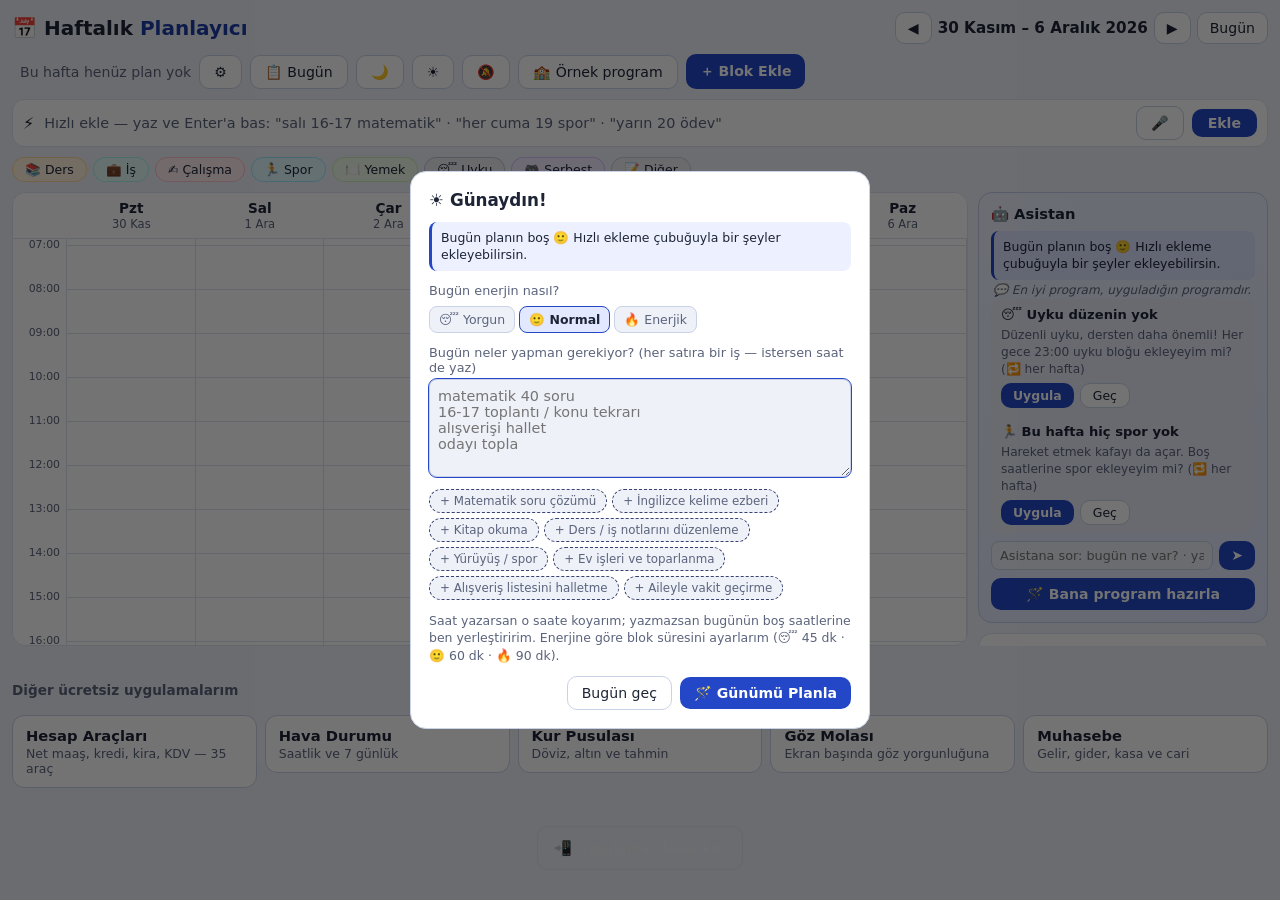
<file: index.html>
<!DOCTYPE html>
<html lang="tr">
<head>
    <meta charset="UTF-8" />
    <meta name="viewport" content="width=device-width, initial-scale=1.0" />
    <title>Haftalık Planlayıcı</title>
    <meta name="description" content="Saat saat haftalık ders ve aktivite planlayıcısı. Her hafta baştan!" />
    <meta name="theme-color" content="#0f1220" />
    <link rel="manifest" href="manifest.json" />
    <link rel="icon" type="image/png" href="ikon-192.png" />
    <link rel="apple-touch-icon" href="ikon-192.png" />
    <meta name="apple-mobile-web-app-capable" content="yes" />
    <meta name="apple-mobile-web-app-status-bar-style" content="black-translucent" />
    <link rel="stylesheet" href="stil.css?v=30" />
</head>
<body>
    <header>
        <h1>📅 Haftalık <span>Planlayıcı</span></h1>
        <div class="hafta-gezinti">
            <button id="oncekiHafta" title="Önceki hafta">◀</button>
            <span id="haftaEtiketi"></span>
            <button id="sonrakiHafta" title="Sonraki hafta">▶</button>
            <button id="buHafta">Bugün</button>
        </div>
        <div class="sag-grup">
            <span id="anaSayac" title="En yakın hedefe kalan gün"></span>
            <span id="seviye" title="Seviyen — blok bitir, odaklan, soru çöz: XP kazan"></span>
            <span id="seri" title="Seri: üst üste kaç gün iş bitirdin"></span>
            <span id="ozet"></span>
            <button id="ayarlarBtn" class="ikincil" title="Ayarlar">⚙️</button>
            <button id="gorunumBtn" class="ikincil" title="Bugün / hafta görünümü"></button>
            <button id="temaBtn" class="ikincil" title="Açık / koyu tema"></button>
            <button id="checkinBtn" class="ikincil" title="Günlük planlama: bugün ne yapacaksın?">☀️</button>
            <button id="bildirimBtn" class="ikincil" title="Blok başlamadan hatırlatma"></button>
            <button id="ornekBtn" class="ikincil">🏫 Örnek program</button>
            <button id="yeniBlokBtn" class="birincil">＋ Blok Ekle</button>
        </div>
    </header>

    <!-- Hızlı ekleme: tek satır yaz, gerisini uygulama anlasın -->
    <div class="hizli-serit">
        <span class="hizli-simge">⚡</span>
        <input id="hizliGiris" type="text" list="hizliOneriler"
               placeholder="Hızlı ekle — yaz ve Enter'a bas: &quot;salı 16-17 matematik&quot; · &quot;her cuma 19 spor&quot; · &quot;yarın 20 ödev&quot;" />
        <datalist id="hizliOneriler"></datalist>
        <button id="mikrofonBtn" class="ikincil" title="Sesle söyle: yarın 16 matematik">🎤</button>
        <button id="hizliEkleBtn" class="birincil">Ekle</button>
    </div>

    <!-- Kategori filtresi: tıklayınca takvimde gizle/göster -->
    <div id="filtreListe" class="filtre-serit"></div>

    <div class="govde">
        <!-- Saat saat haftalık takvim -->
        <main id="takvimKutu" class="takvim">
            <div id="takvimIc" class="takvim-ic"></div>
        </main>

        <!-- Yan panel -->
        <aside class="yan-panel">
            <section class="panel asistan">
                <h3>🤖 Asistan</h3>
                <div id="asistanListe"></div>
                <div id="sohbetKutu" class="sohbet-kutu"></div>
                <div class="ekle-mini">
                    <input id="sohbetGiris" type="text" placeholder="Asistana sor: bugün ne var? · yarın 16 matematik ekle" />
                    <button id="sohbetGonder" class="birincil">➤</button>
                </div>
                <button id="sihirbazBtn" class="birincil">🪄 Bana program hazırla</button>
            </section>

            <section class="panel">
                <h3>📊 Bu Hafta</h3>
                <div id="istatistikKutu"></div>
            </section>

            <details class="panel">
                <summary>🔢 Soru Sayacı <span id="soruOzet" class="ozet-kucuk"></span></summary>
                <div id="soruListe"></div>
                <div class="ekle-mini">
                    <input id="soruDersGiris" type="text" placeholder="Ders ekle (ör. matematik)" />
                    <button id="soruDersEkleBtn" class="birincil">+</button>
                </div>
            </details>

            <details class="panel">
                <summary>📝 Denemeler <span id="denemeOzet" class="ozet-kucuk"></span></summary>
                <div id="denemeGrafikKap"></div>
                <div id="denemeListe"></div>
                <div class="deneme-form">
                    <div class="ekle-mini">
                        <input id="dAd" type="text" placeholder="Deneme adı" />
                        <select id="dTur"><option>TYT</option><option>AYT</option><option>LGS</option></select>
                    </div>
                    <div class="ekle-mini">
                        <input id="dTarih" type="date" />
                        <input id="dDogru" type="text" placeholder="D" title="Doğru" inputmode="numeric" />
                        <input id="dYanlis" type="text" placeholder="Y" title="Yanlış" inputmode="numeric" />
                        <input id="dBos" type="text" placeholder="B" title="Boş" inputmode="numeric" />
                        <button id="denemeEkleBtn" class="birincil">+</button>
                    </div>
                    <div class="ekle-mini">
                        <input id="dHedefNet" type="text" placeholder="Hedef net (grafik çizgisi)" inputmode="decimal" />
                        <button id="hedefNetBtn" class="ikincil">Hedefi kaydet</button>
                    </div>
                </div>
            </details>

            <details class="panel">
                <summary>📚 Konu Takibi <span id="konuOzet" class="ozet-kucuk"></span></summary>
                <div class="panel-bos">Konuya tıkla: ⬜ görmedim → 🔁 tekrar lazım → ✅ bitti</div>
                <div id="konuListe"></div>
                <div class="ekle-mini">
                    <input id="konuDersGiris" type="text" placeholder="Ders" />
                    <input id="konuAdGiris" type="text" placeholder="Konu (ör. Türev)" />
                    <button id="konuEkleBtn" class="birincil">+</button>
                </div>
            </details>

            <details class="panel">
                <summary>📖 Kaynaklarım <span id="kaynakOzet" class="ozet-kucuk"></span></summary>
                <div id="kaynakListe"></div>
                <div class="ekle-mini">
                    <input id="kaynakAd" type="text" placeholder="Kaynak adı (ör. Karekök Mat.)" />
                </div>
                <div class="ekle-mini">
                    <input id="kaynakDers" type="text" placeholder="Ders" />
                    <input id="kaynakToplam" type="text" placeholder="Toplam soru/sayfa" inputmode="numeric" />
                    <button id="kaynakEkleBtn" class="birincil">+</button>
                </div>
            </details>

            <details class="panel">
                <summary>✅ Alışkanlıklar <span id="aliskanlikOzet" class="ozet-kucuk"></span></summary>
                <div id="aliskanlikListe"></div>
                <div class="ekle-mini">
                    <input id="aliskanlikGiris" type="text" placeholder="ör. Su iç, erken kalk, kitap oku" />
                    <button id="aliskanlikEkleBtn" class="birincil">+</button>
                </div>
            </details>

            <details class="panel">
                <summary>🏆 Gelişim <span id="gelisimOzet" class="ozet-kucuk"></span></summary>
                <div id="xpKutu"></div>
                <div id="isiHaritasi"></div>
                <div id="rekorListe"></div>
                <button id="karneBtn" class="ikincil">📸 Haftalık karneni indir</button>
            </details>

            <section class="panel">
                <h3>🎯 Hedefler &amp; Sınavlar</h3>
                <div id="hedefListe"></div>
                <div class="hedef-ekle">
                    <input id="hedefAd" type="text" placeholder="ör. Matematik sınavı" />
                    <div class="hedef-ekle-alt">
                        <input id="hedefTarih" type="date" />
                        <button id="hedefEkleBtn" class="birincil">+</button>
                    </div>
                </div>
            </section>

            <section class="panel">
                <h3>🕓 Boş Vakitte</h3>
                <div id="esnekListe"></div>
                <div class="esnek-ekle">
                    <input id="esnekGiris" type="text" placeholder="Fırsat olursa yapılacak..." />
                    <button id="esnekEkleBtn" class="birincil">+</button>
                </div>
            </section>

            <section class="panel">
                <h3>💾 Yedek</h3>
                <div class="yedek-satir">
                    <button id="yedekAlBtn" class="ikincil">⬇ Yedek al</button>
                    <label class="ikincil dosya-dugme">⬆ Yedek yükle
                        <input id="yedekYukleGiris" type="file" accept=".json" />
                    </label>
                </div>
                <button id="icsBtn" class="ikincil" title="Google Takvim ve telefon takvimine aktarılabilir dosya">📅 Takvime aktar (.ics)</button>
            </section>
        </aside>
    </div>

    <!-- Ayni adreste alti uygulama var; birbirlerini tanitsinlar -->
    <nav class="diger-uyg" aria-label="Diğer uygulamalar">
        <h2>Diğer ücretsiz uygulamalarım</h2>
        <a href="../hesap/"><b>Hesap Araçları</b><span>Net maaş, kredi, kira, KDV — 35 araç</span></a>
        <a href="../mobil/"><b>Hava Durumu</b><span>Saatlik ve 7 günlük</span></a>
        <a href="../kur-pusulasi/"><b>Kur Pusulası</b><span>Döviz, altın ve tahmin</span></a>
        <a href="../goz-molasi/"><b>Göz Molası</b><span>Ekran başında göz yorgunluğuna</span></a>
        <a href="../muhasebe/"><b>Muhasebe</b><span>Gelir, gider, kasa ve cari</span></a>
    </nav>

    <!-- Blok ekleme / düzenleme penceresi -->
    <div id="kaplama" class="kaplama gizli">
        <div class="pencere">
            <h3 id="pencereBaslik">Yeni Blok</h3>
            <label class="alan">Ne yapacaksın?
                <input id="mBaslik" type="text" placeholder="ör. Matematik dersi" />
            </label>
            <div class="satir">
                <label class="alan">Gün
                    <select id="mGun">
                        <option value="0">Pazartesi</option>
                        <option value="1">Salı</option>
                        <option value="2">Çarşamba</option>
                        <option value="3">Perşembe</option>
                        <option value="4">Cuma</option>
                        <option value="5">Cumartesi</option>
                        <option value="6">Pazar</option>
                    </select>
                </label>
                <label class="alan">Başlangıç
                    <input id="mBas" type="time" step="300" />
                </label>
                <label class="alan">Bitiş
                    <input id="mBit" type="time" step="300" />
                </label>
            </div>
            <div class="satir">
                <label class="alan">Tür
                    <select id="mKategori">
                        <option value="ders">📚 Ders</option>
                        <option value="is">💼 İş</option>
                        <option value="etut">✍️ Çalışma / Ödev</option>
                        <option value="spor">🏃 Spor</option>
                        <option value="yemek">🍽️ Yemek</option>
                        <option value="uyku">😴 Uyku</option>
                        <option value="serbest">🎮 Serbest</option>
                        <option value="genel">📝 Diğer</option>
                    </select>
                </label>
                <label class="tekrar-kutu"><input id="mTekrar" type="checkbox" checked />🔁 Her hafta tekrarla</label>
            </div>
            <label class="alan">Not (isteğe bağlı)
                <textarea id="mNot" rows="2" placeholder="ör. Sayfa 40-52 çözülecek, formüller tekrar edilecek"></textarea>
            </label>
            <div class="dugmeler">
                <button id="mSil" class="tehlike">Sil</button>
                <button id="mKopyala" class="ikincil" title="Bu bilgilerle yeni bir kopya oluşturur">Kopyala</button>
                <button id="mOdak" class="ikincil" title="25 dakikalık odak sayacı başlat">🎯 Odaklan</button>
                <span class="bosluk"></span>
                <button id="mIptal" class="ikincil">Vazgeç</button>
                <button id="mKaydet" class="birincil">Kaydet</button>
            </div>
        </div>
    </div>

    <!-- Sihirbaz penceresi: birkaç soruyla komple program kurar -->
    <div id="sihirbazKaplama" class="kaplama gizli">
        <div class="pencere">
            <h3>🪄 Program Sihirbazı</h3>
            <p class="pencere-not">Birkaç soruya cevap ver, sana dengeli bir haftalık program kurayım. Sonra her şeyi elle değiştirebilirsin.</p>
            <div class="sablonlar">
                <span class="sablon-baslik">Ya da tek tıkla hazır plan seç:</span>
                <div class="sablon-dugmeler">
                    <button type="button" class="ikincil sablon" data-tur="okul">🏫 Okul haftası</button>
                    <button type="button" class="ikincil sablon" data-tur="sinav">📝 Sınav haftası</button>
                    <button type="button" class="ikincil sablon" data-tur="is">💼 İş haftası</button>
                    <button type="button" class="ikincil sablon" data-tur="tatil">🏖️ Tatil haftası</button>
                </div>
            </div>
            <div class="satir">
                <label class="alan">Kaçta uyanıyorsun?
                    <input id="sUyan" type="time" value="07:00" />
                </label>
                <label class="alan">Kaçta yatıyorsun?
                    <input id="sYat" type="time" value="23:00" />
                </label>
            </div>
            <label class="tekrar-kutu"><input id="sOkulVar" type="checkbox" checked />🏫💼 Hafta içi okula / işe gidiyorum</label>
            <div class="satir" id="sOkulSaatleri">
                <label class="alan">Başlangıç saati
                    <input id="sOkulBas" type="time" value="08:30" />
                </label>
                <label class="alan">Bitiş saati
                    <input id="sOkulBit" type="time" value="15:30" />
                </label>
            </div>
            <label class="alan">Nelere ağırlık vereceksin? (virgülle ayır — ders, proje, hobi...)
                <input id="sDersler" type="text" placeholder="ör. matematik, ingilizce, gitar" />
            </label>
            <label class="alan">Okul/iş sonrası günde kaç saat çalışacaksın?
                <select id="sCalisma">
                    <option value="1">1 saat</option>
                    <option value="1.5">1,5 saat</option>
                    <option value="2" selected>2 saat</option>
                    <option value="3">3 saat</option>
                </select>
            </label>
            <label class="alan">Spor günlerin
                <div class="gun-secim" id="sSporGunleri"></div>
            </label>
            <div class="dugmeler">
                <span class="bosluk"></span>
                <button id="sIptal" class="ikincil">Vazgeç</button>
                <button id="sOlustur" class="birincil">Programı Kur</button>
            </div>
        </div>
    </div>

    <!-- ☀️ Günlük karşılama: gün başında ne yapacağını sorar, plana döker -->
    <div id="checkinKaplama" class="kaplama gizli">
        <div class="pencere">
            <h3 id="checkinBaslik">☀️ Günaydın!</h3>
            <div id="checkinDurum" class="brifing"></div>
            <label class="alan">Bugün enerjin nasıl?
                <div class="gun-secim">
                    <button type="button" class="gun-cip enerji" data-enerji="yorgun">😴 Yorgun</button>
                    <button type="button" class="gun-cip enerji secili" data-enerji="normal">🙂 Normal</button>
                    <button type="button" class="gun-cip enerji" data-enerji="enerjik">🔥 Enerjik</button>
                </div>
            </label>
            <label class="alan">Bugün neler yapman gerekiyor? (her satıra bir iş — istersen saat de yaz)
                <textarea id="checkinGorevler" rows="5" placeholder="matematik 40 soru&#10;16-17 toplantı / konu tekrarı&#10;alışverişi hallet&#10;odayı topla"></textarea>
            </label>
            <div id="ckCipler" class="cip-onerileri"></div>
            <div class="panel-bos">Saat yazarsan o saate koyarım; yazmazsan bugünün boş saatlerine ben yerleştiririm. Enerjine göre blok süresini ayarlarım (😴 45 dk · 🙂 60 dk · 🔥 90 dk).</div>
            <div class="dugmeler">
                <span class="bosluk"></span>
                <button id="checkinGec" class="ikincil">Bugün geç</button>
                <button id="checkinPlanla" class="birincil">🪄 Günümü Planla</button>
            </div>
        </div>
    </div>

    <!-- ⚙️ Ayarlar penceresi -->
    <div id="ayarlarKaplama" class="kaplama gizli">
        <div class="pencere">
            <h3>⚙️ Ayarlar</h3>
            <div class="satir">
                <label class="alan">🎯 Odak süresi (dk)
                    <input id="aOdakDk" type="text" inputmode="numeric" />
                </label>
                <label class="alan">☕ Mola süresi (dk)
                    <input id="aMolaDk" type="text" inputmode="numeric" />
                </label>
            </div>
            <label class="alan">🧱 Boş saate tıklayınca eklenen blok süresi
                <select id="aVarsayilanSure">
                    <option value="30">30 dakika</option>
                    <option value="45">45 dakika</option>
                    <option value="60">1 saat</option>
                    <option value="90">1,5 saat</option>
                    <option value="120">2 saat</option>
                </select>
            </label>
            <label class="alan">🌓 Tema
                <select id="aTemaKip">
                    <option value="cihaz">Cihaza uy</option>
                    <option value="acik">Açık</option>
                    <option value="koyu">Koyu</option>
                </select>
            </label>
            <label class="alan">🎨 Vurgu rengi
                <select id="aRenk">
                    <option value="">Varsayılan (mavi)</option>
                    <option value="okyanus">Okyanus</option>
                    <option value="orman">Orman</option>
                    <option value="gunbatimi">Gün batımı</option>
                    <option value="lavanta">Lavanta</option>
                    <option value="gri">Gri</option>
                </select>
            </label>
            <label class="tekrar-kutu"><input id="aSes" type="checkbox" />🔊 Pomodoro bitiş sesi çalsın</label>
            <div class="panel-bos">Tema (☀️🌙), görünüm (📋/🗓️) ve bildirim (🔔) ayarları üst bardaki düğmelerde.</div>
            <button id="aVeriSil" class="tehlike">🗑️ Tüm verileri sıfırla</button>
            <div class="dugmeler">
                <span class="bosluk"></span>
                <button id="aKapat" class="ikincil">Kapat</button>
                <button id="aKaydet" class="birincil">Kaydet</button>
            </div>
        </div>
    </div>

    <!-- 🎯 Odak modu (Pomodoro) -->
    <div id="odakKaplama" class="kaplama gizli">
        <div class="pencere odak-pencere">
            <h3 id="odakBaslik">🎯 Odak Modu</h3>
            <div id="odakFaz" class="odak-faz">Odaklanma</div>
            <div id="odakSayac" class="odak-sayac">25:00</div>
            <div id="odakTur" class="odak-tur"></div>
            <div class="dugmeler">
                <button id="odakBitir" class="tehlike">Bitir</button>
                <span class="bosluk"></span>
                <button id="odakBaslat" class="birincil">▶ Başlat</button>
            </div>
        </div>
    </div>

    <!-- Önce çekirdek (mantık), sonra arayüz (görünüm) yüklenir -->
    <script src="cekirdek.js?v=30"></script>
    <script src="arayuz.js?v=30"></script>
    <script>
        // Çevrimdışı çalışma (PWA): service worker'ı kaydet
        if ("serviceWorker" in navigator && location.protocol !== "file:") {
            navigator.serviceWorker.register("sw.js");
        }
    </script>
<script src="guncelle.js?v=30"></script>
<script>
/* TESLIMAT: duzeltme KURULU ogrenciye iniyor mu?
   Olculdu: `skipWaiting` + `clients.claim` var ama
   `controllerchange` YOK -- yeni servis iscisi acik sayfayi
   devraliyor, sayfanin BELLEGINDEKI kod eski kaliyor. Sessiz
   surum kaymasi: ogrenci gunlerce eski hesapla calisir.

   KENDILIGINDEN TAZELEMIYOR (`otomatik: false`) -- burada bu
   sart: ogrenci deneme sonucunu yazarken habersiz `reload()`
   girdigi her seyi siler. Serit cikar, basma karari onun. */
try { new Guncelle({ dakika: 30, otomatik: false }); } catch (e) {}
</script>
<script src="kurulum.js?v=30"></script>
<script>
/* KURULUM DAVETI -- ortak modul: HESAP MAKINESI\ortak\kurulum.js
   Anahtar UYGULAMAYA OZEL: ortak anahtar olsaydi bir uygulamada
   "simdi degil" demek hepsini susturuoludu.
   Kayit SURELIDIR (7 gun) -- "kur, sil, bir daha indiremedim"
   hatasi kaydin sonsuz yasamasindan doguyordu. */
try { new Kurulum({ anahtar: 'planlayici-kurulum-ertelendi' }); } catch (e) {}
</script>
</body>
</html>
</file>
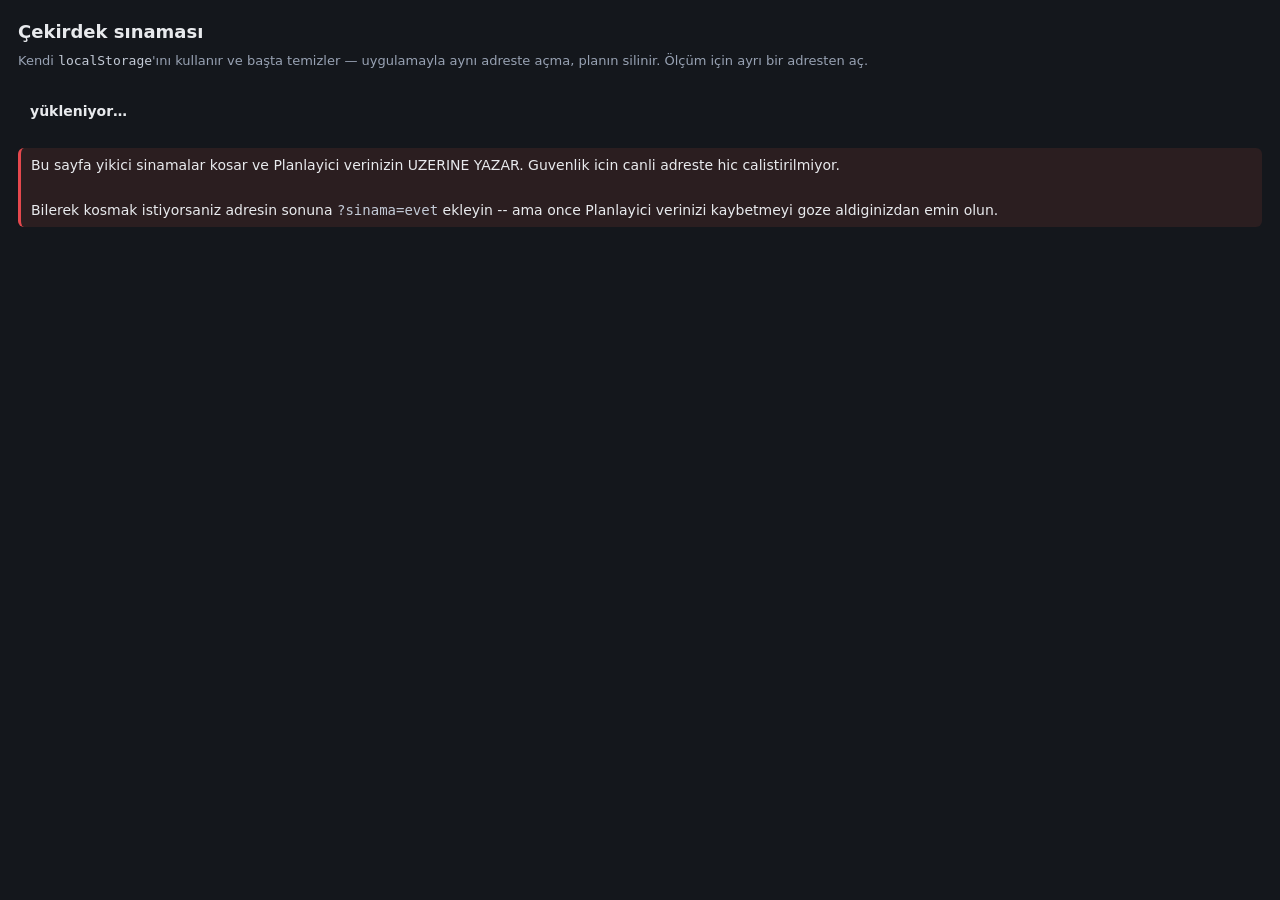
<file: sinama.html>
<!DOCTYPE html>
<html lang="tr">
<head>
<meta charset="utf-8">
<!-- ARAMA MOTORUNA KAPALI.
     Bu sayfa cekirdek sinamalarini kosan bir ARACTIR, icerik degil.
     Bu depo KENDI kokunden yayinlaniyor ve .nojekyll var; yani depoya
     giren her dosya canliya cikar. Sinama sayfasini izlemeye almak onu
     yedekler AMA ayni anda /planlayici/sinama.html adresinde herkese
     acar. Yedeklemek ile yayinlamak ayni dugmeye bagli.
     noindex: arama sonuclarinda cikmasin. robots.txt'ye de eklendi.
     NOT: noindex ERISIMI engellemez, DIZINLEMEYI engeller. Adresi
     bilen acar -- ama burada sizacak veri yok, sayfa uygulamanin kendi
     sinamalarini kosuyor. -->
<meta name="robots" content="noindex, nofollow">
<title>Planlayıcı — çekirdek sınaması</title>
<style>
  body{margin:0;background:#14171c;color:#e8eaed;font:14px/1.6 system-ui;padding:18px}
  h1{font-size:18px;margin:0 0 4px} p.alt{color:#98a2b3;margin:0 0 16px;font-size:13px}
  .s{padding:6px 10px;border-radius:6px;margin:3px 0;background:#1e232b}
  .ok{border-left:3px solid #35c08a} .yok{border-left:3px solid #e5484d;background:#2b1e20}
  #ozet{padding:12px;border-radius:8px;margin:14px 0;font-weight:600}
  .gecti{background:#16301f;color:#7fe0b0} .kaldi{background:#301818;color:#ff9ea1}
  code{color:#c3cad6}
</style>
</head>
<body>
<h1>Çekirdek sınaması</h1>
<p class="alt">Kendi <code>localStorage</code>'ını kullanır ve başta temizler —
uygulamayla aynı adreste açma, planın silinir. Ölçüm için ayrı bir adresten aç.</p>
<div id="ozet">yükleniyor…</div>
<div id="liste"></div>

<script>
/* YIKICI SINAMA KILIDI — 03.09.2026.
   Bu sayfa localStorage.clear() cagiriyor. Ayni kaynakta oldugu icin
   acan kisinin PLANLAYICI VERISINI siler: haftalik program, tekrarlayan
   gorevler, gunluk iz.

   Sayfa yayinda duruyor (yedeklenebilmesi icin izlemeye alindi) ve
   noindex + robots ile dizin disi. AMA noindex ERISIMI engellemez --
   adresi bilen, eski bir baglantiya tiklayan ya da merakla acan biri
   verisini kaybederdi.

   Artik yikici sinamalar yalnizca ACIKCA izin verilince kosar. */
var sinamaIzinli = (function () {
    var y = location.hostname;
    if (y === 'localhost' || y === '127.0.0.1' || y === '') return true;
    return location.search.indexOf('sinama=evet') >= 0;
})();

/* Silme cagrisinin KENDISI de sarilir: yukaridaki kilit bir gun
   atlanirsa bile veri gitmesin. Iki kat koruma, cunku kaybin bedeli
   geri alinamaz. */
function sinamaTemizle() {
    if (!sinamaIzinli) return;
    /* Yalniz BURADA silinir. Sayfadaki oteki cagrilar bu isleve
       yonlendirildi; kilit tek yerde durur, atlamak icin tek nokta
       degil, hic nokta yok. */
    try { window.localStorage.clear(); } catch (e) {}
}
</script>
<script>
document.write('<scr'+'ipt src="cekirdek.js?t=' + Date.now() + '"><\/scr'+'ipt>');
</script>

<script>
window.addEventListener("load", function () {
  /* KILIT EN BASTA -- yarim kalmis bir duzeltmenin tamamlanmasi.

     Dun gece (02.09.2026) bu sayfaya kilit koydum ama YANLIS YERE:
     yalnizca `sinamaTemizle()`ye ve SONUC EKRANINA. Sinamalarin
     GOVDESI kosulsuz kosmaya devam ediyordu.

     Olculdu (03.09.2026, yayin oncesi denetimde):
         sinama.html:109  localStorage.setItem(KAYIT_ADI, ...)
         cekirdek.js:5    const KAYIT_ADI = "haftalikPlanVerisi"
     Yani sayfa, GERCEK uygulamanin anahtarina sahte sinama verisi
     YAZIYORDU. Ogrencinin haftalik plani siliniyor degil, EZILIYORDU --
     ve ekranda "canli adreste kapali" yaziyordu. Yalan.

     Bu, dun gece silinen veriden bir bakima daha kotu: silinme belli
     olur, sahte veriyle ezilme belli olmaz.

     DERS: bir kilit, korumak istedigin seyin ONUNE konur; yan
     etkilerinin onune degil. Ben cikti tarafini kilitleyip girdi
     tarafini acik birakmisim.

     Artik izin yoksa TEK BIR SINAMA BILE KOSMUYOR. */
  if (!sinamaIzinli) {
    var k = document.getElementById("liste");
    if (k) {
      k.innerHTML =
        '<div class="s yok">Bu sayfa yikici sinamalar kosar ve ' +
        'Planlayici verinizin UZERINE YAZAR. Guvenlik icin canli ' +
        'adreste hic calistirilmiyor.<br><br>' +
        'Bilerek kosmak istiyorsaniz adresin sonuna ' +
        '<code>?sinama=evet</code> ekleyin -- ama once Planlayici ' +
        'verinizi kaybetmeyi goze aldiginizdan emin olun.</div>';
    }
    return;                       /* GOVDE HIC CALISMAZ */
  }

  var sonuclar = [], hata = 0;
  function ol(ad, kosul, ayrinti) {
    if (!kosul) hata++;
    sonuclar.push({ad: ad, gecti: !!kosul, ayrinti: ayrinti || ""});
  }
  function bosla() {
    sinamaTemizle();
    veri = { tekrarlayan: [], haftalar: {}, gunlukIz: {}, surum: 2 };
  }
  function yuzde(a) { var o = haftaOzeti(a); return o.toplam ? Math.round(o.biten / o.toplam * 100) : null; }

  var gecen = haftaAnahtari(new Date(Date.now() - 7 * 86400000));
  var bu    = haftaAnahtari(new Date());
  var sonra = haftaAnahtari(new Date(Date.now() + 7 * 86400000));

  // ── 1) TEKRARLAYAN İŞ GEÇMİŞİ DEĞİŞTİRMESİN (27.08.2026) ────────────
  // Tekrarlayan işler global tutuluyordu, hafta filtresi yoktu. Bugün
  // "her hafta spor" eklemek geçen haftayı %100'den %75'e düşürüyordu:
  // o hafta hiç var olmayan bir iş, geriye dönük "yapılmamış" sayılıyordu.
  bosla();
  for (var i = 0; i < 3; i++)
    blokEkle(gecen, { gun: i, metin: "iş" + i, bas: "09:00", bit: "10:00" }, false);
  haftaKaydi(gecen).bloklar.forEach(function (b) { b.tamam = true; });
  var oncekiYuzde = yuzde(gecen), oncekiDk = haftaOzeti(gecen).dakikaToplam;
  blokEkle(bu, { gun: 0, metin: "her hafta spor", bas: "18:00", bit: "19:00" }, true);

  ol("yeni tekrarlayan iş geçmiş haftanın yüzdesini değiştirmiyor",
     yuzde(gecen) === oncekiYuzde, oncekiYuzde + " -> " + yuzde(gecen));
  ol("yeni tekrarlayan iş geçmiş haftaya dakika eklemiyor",
     haftaOzeti(gecen).dakikaToplam === oncekiDk,
     oncekiDk + " -> " + haftaOzeti(gecen).dakikaToplam);
  ol("tekrarlayan iş bu hafta görünüyor", haftaOzeti(bu).toplam === 1);
  ol("tekrarlayan iş gelecek hafta da görünüyor", haftaOzeti(sonra).toplam === 1);

  // ── 2) ESKİ KAYITLAR: BAŞLANGIÇ id'DEN GERİ KAZANILIYOR ─────────────
  // id'nin ilk parçası Date.now().toString(36); tahmin değil, kaydın kendisi.
  bosla();
  var ikiHaftaOnce = Date.now() - 14 * 86400000;
  veri.tekrarlayan.push({ id: ikiHaftaOnce.toString(36) + "abcde", gun: 0,
                          bas: "08:00", bit: "09:00", metin: "eski", kategori: "genel" });
  localStorage.setItem(KAYIT_ADI, JSON.stringify(veri));
  yukle();
  ol("eski tekrarlayan işin başlangıcı id'den çözülüyor",
     veri.tekrarlayan[0].baslangic === haftaAnahtari(new Date(ikiHaftaOnce)),
     String(veri.tekrarlayan[0].baslangic));
  ol("çözülemeyen id 'her zaman' sayılıyor (eski davranış korunur)",
     idHaftasi("xx") === null && idHaftasi(null) === null);

  // ── 3) BAŞARISIZ YEDEK YÜKLEME VERİYİ SİLMESİN (27.08.2026) ─────────
  // `veri = aday` göçürmeden ÖNCE çalışıyordu. Biçim denetimini geçip
  // göçürmede çöken bir dosya, "geçersiz dosya" denmesine rağmen
  // bellekteki planı siliyordu; ilk kaydet() de diske yazıyordu.
  function veriDuruyorMu(h) {
    return !!(veri.haftalar[h] && veri.haftalar[h].bloklar && veri.haftalar[h].bloklar.length);
  }
  var kotular = {
    "göçürmeyi çökerten dosya": JSON.stringify({ haftalar: { "2026-W01": { gorevler: 5 } }, tekrarlayan: [] }),
    "bozuk JSON": "{bu json değil",
    "yanlış biçim": JSON.stringify({ selam: 1 })
  };
  Object.keys(kotular).forEach(function (ad) {
    bosla();
    blokEkle(bu, { gun: 0, metin: "ÖNEMLİ", bas: "09:00", bit: "10:00" }, false);
    var d = iceAktar(kotular[ad]);
    kaydet();   // kullanıcı herhangi bir şey yapmış gibi
    var disk = JSON.parse(localStorage.getItem(KAYIT_ADI) || "{}");
    ol("başarısız yükleme veriyi silmiyor — " + ad,
       d === false && veriDuruyorMu(bu) &&
       !!(disk.haftalar && disk.haftalar[bu] && disk.haftalar[bu].bloklar.length),
       "döndü=" + d);
  });
  bosla();
  blokEkle(bu, { gun: 0, metin: "eski", bas: "09:00", bit: "10:00" }, false);
  ol("geçerli yedek hâlâ yükleniyor",
     iceAktar(JSON.stringify({ haftalar: {}, tekrarlayan: [], surum: 2 })) === true &&
     !veriDuruyorMu(bu));

  // ── 4) SAYI ÇİZİMİN YAN ETKİSİ OLMASIN (08 Ders Programı'nda çıktı) ──
  bosla();
  blokEkle(bu, { gun: 0, metin: "a", bas: "09:00", bit: "10:00" }, true);
  for (var j = 0; j < 3; j++) blokEkle(bu, { gun: j, metin: "t" + j, bas: "13:00", bit: "14:00" }, false);
  haftaKaydi(bu).bloklar[0].tamam = true;
  var tekrar = [];
  for (var m = 0; m < 5; m++) { var o = haftaOzeti(bu); tekrar.push(o.toplam + "/" + o.biten + "/" + o.dakikaToplam); }
  ol("aynı hafta 5 kez özetlenince sonuç sabit",
     tekrar.every(function (x) { return x === tekrar[0]; }), tekrar[0]);

  // ── 5) BOŞ HAFTADA SAYI UYDURMA ─────────────────────────────────────
  bosla();
  var b = haftaOzeti(bu);
  ol("boş haftada toplam 0, yüzde hesaplanmıyor",
     b.toplam === 0 && yuzde(bu) === null);
  ol("özet alanları hep sonlu sayı",
     [b.toplam, b.biten, b.dakikaToplam].every(Number.isFinite));

  /* ── Deneme, sınavın soru sayısını aşıyorsa SÖYLENİR ────────────
     Ölçüldü (03.09.2026, uygulama kullanılarak): TYT seçiliyken
     100/50/30 girildi — toplam 180, TYT 120 sorudur. Kabul edildi,
     net 87,5 yazıldı, uyarı çıkmadı, gelişim grafiğine işlendi.
     10 yerine 100 yazmak tek tuş hatası; sonuç çökme değil, MAKUL
     GÖRÜNEN yanlış bir net.
     Engellemiyor, söylüyor: öğrenci branş/mini deneme de çözer;
     sert sınır meşru kullanımı keserdi. */
  {
    /* KENDI FIXTURE'INI KURAR. Bu sayfadaki `bosla()` yalnizca
       {tekrarlayan, haftalar, gunlukIz, surum} kuruyor -- `denemeler`
       ALANI YOK. Ilk yazdigimda `veri.denemeler.length` cagirdim ve
       sayfa TypeError ile durdu; ozet "yukleniyor..." kaldi.
       Tehlikeli olan sey: disaridan bakinca `window.__sinama.sonuclar`
       bostu ve "kalan yok" gibi okunuyordu -- yani KIRIK bir sinama
       GECMIS gibi gorunuyordu. Uzun+sessiz+OLUMLU tuzagi tam bu.
       Ozeti okumadan "gecti" demeyecegim.
       Ayrica sunu da gosterdi: `denemeEkle` bu takimda hic kapsanmiyordu. */
    bosla();
    veri.denemeler = [];
    const say = () => veri.denemeler.length;
    const n0 = say();
    const asan = denemeEkle("A", "2026-09-01", "TYT", "100", "50", "30");
    ol("sınavı aşan deneme UYARI döndürüyor",
       !!(asan && asan.uyari), asan && asan.uyari ? "uyarı var" : "uyari YOK");
    ol("uyarı verse de KAYDEDİYOR (engellemez)", say() === n0 + 1);

    const tam = denemeEkle("B", "2026-09-01", "TYT", "80", "30", "10");
    ol("tam 120 soruluk TYT uyarmıyor", !!(tam && tam.tamam && !tam.uyari));

    const yarim = denemeEkle("C", "2026-09-01", "TYT", "40", "8", "12");
    ol("yarım deneme (60 soru) uyarmıyor", !!(yarim && !yarim.uyari));

    const lgs = denemeEkle("D", "2026-09-01", "LGS", "60", "30", "10");
    ol("LGS 100 soru uyarıyor (LGS 90'dır)", !!(lgs && lgs.uyari));
  }

  // ── Sonuç ───────────────────────────────────────────────────────────
  sinamaTemizle();
  if (!sinamaIzinli) {
    document.getElementById("liste").innerHTML =
      '<div class="s yok">Bu sayfa yikici sinamalar kosar ve TARAYICI ' +
      'VERINIZI SILER. Guvenlik icin canli adreste kapali.<br><br>' +
      'Bilerek kosmak istiyorsaniz adresin sonuna <code>?sinama=evet</code> ' +
      'ekleyin — ama once Planlayici verinizi kaybetmeyi goze aldiginizdan ' +
      'emin olun.</div>';
  } else {
  document.getElementById("liste").innerHTML = sonuclar.map(function (s) {
    return '<div class="s ' + (s.gecti ? "ok" : "yok") + '">' + (s.gecti ? "✓ " : "✗ ") +
           s.ad + (s.ayrinti ? ' <code>' + s.ayrinti + '</code>' : '') + '</div>';
  }).join("");
  }
  var oz = document.getElementById("ozet");
  oz.className = hata ? "kaldi" : "gecti";
  oz.textContent = hata ? hata + " SINAMA KALDI (" + sonuclar.length + " toplam)"
                        : "TAMAM — " + sonuclar.length + " sınamanın hepsi geçti";
  window.__sinama = { toplam: sonuclar.length, hata: hata, sonuclar: sonuclar };
});
</script>
</body>
</html>
</file>
<file: stil.css>
/* ================= GÖRÜNÜM ================= */
:root {
    --arka: #0f1220;
    --kart: #1a1f33;
    --kart-acik: #232a45;
    --cizgi: #262d49;
    --kenar: #2e3654;
    --yazi: #e8eaf2;
    --soluk: #8b91a7;
    /* UC AYRI ROL -- olculerek ayrildi (03.09.2026).
       Once tek `--vurgu` hem DUGME ZEMINI hem YAZI RENGIYDI. Bir rengin
       ikisini birden iyi yapmasi mumkun degil: koyu temada zemin uzerinde
       okunsun diye aciklastiriliyor, sonra ustune beyaz yazi konunca
       karsitlik dusuyordu.
       OLCULDU (tarayicida, calisan sayfada): ".birincil" dugmelerinde
       beyaz yazi / #6c8cff zemin = 3,07. WCAG AA esigi 4,5. Ayni sayi
       acik temada gun basligi yazisinda da cikti (#6c8cff / beyaz).
       Yani "Ekle", "Uygula", "+ Blok Ekle" dugmelerinin hepsi esigin
       altindaydi -- hem acik hem koyu temada.
       Kardes uygulamada (07 Kur) bu olculup `--vurgu-yazi` ile
       cozulmustu; buraya tasinmamisti -- K-69.
         --vurgu       : dugme/etiket ZEMINI
         --vurgu-yazi  : o zeminin UZERINDEKI yazi
         --vurgu-metin : vurgunun SAYFA ZEMINI uzerinde yazi olarak hali
       Alti renk temasinin 24 bilesiminin hepsi hesaplandi; en dusuk 5,02. */
    --vurgu: #6c8cff;
    --vurgu-yazi: #0c0e13;
    --vurgu-metin: #6c8cff;
    --yesil: #3ddc84;          /* CUBUK/ISARET zemini olarak */
    /* DURUM RENKLERI DEGISKENE BAGLANDI -- olculerek (03.09.2026).
       Bunlar dosyada SABIT HEX olarak duruyordu ve ACIK TEMA
       KARSILIKLARI YOKTU. Uygulama koyu-once tasarlanmis; acik temada
       ayni renkler acik zemine dusuyor ve okunmuyor.
       CALISAN UYGULAMADA OLCULDU, acik tema:
         #seviye  (XP gostergesi)      1,22   <- neredeyse gorunmez
         .soru-sayi.hedef-tamam        1,22
         #seri                         1,82
         .hedef-rozet.acil             1,41
         .hedef-rozet.uzak             1,47
         .ist-kiyas .arti (--yesil)    1,58
       Esik 4,5. Bu sabah `--vurgu`yu (3,07) duzeltmistim ama BUNLARA
       BAKMAMISTIM -- "duzelttim" demek, ayni sinifin oteki orneklerini
       kapattim demek degil (K-28).
       Yeni degerler hesaplandi, secilmedi: 7 degisken x 2 tema, rozetlerin
       SAYDAM dolgusu opak zeminle karistirilarak. En dusuk 5,09.
       KOYU TEMA DEGERLERI DEGISMEDI -- yalniz acik tema kazandi. */
    --yesil-metin: #3ddc84;    /* YAZI olarak; cubuk zeminiyle ayni rol degil */
    --durum-acil: #ff8a8a;
    --durum-yakin: #ffb84d;
    --durum-uzak: #9ab0ff;
    --sil: #ff6b6b;
    --seri: #ff9d4d;
    --seviye: #ffd94d;
    --girdi-tema: dark;
}

/* 🌗 Açık tema */
body.acik {
    --arka: #eef1f8;
    --kart: #ffffff;
    --kart-acik: #e9edf7;
    --cizgi: #dde3f0;
    --kenar: #c9d2e6;
    --yazi: #1d2436;
    /* SOLUK METIN KOYULASTIRILDI (03.09.2026, olculdu).
       #67708a acik temada: --arka uzerinde 4,36 · --kart-acik uzerinde
       4,21 -- ikisi de esik 4,5'in ALTINDA. Yalniz beyaz kart uzerinde
       (4,93) geciyordu, yani "bazi yerlerde geciyor" hali kusuru
       gizliyordu. Koyu temadaki #8b91a7 uc zeminde de geciyor,
       DOKUNULMADI. Yenisi: --arka 5,21 · --kart 5,89 · --kart-acik 5,03. */
    --soluk: #5b647d;
    --yesil-metin: #137034;
    --durum-acil: #b91c1c;
    --durum-yakin: #92400e;
    --durum-uzak: #1e3ba8;
    --sil: #b91c1c;
    --seri: #9a3412;
    --seviye: #854d0e;
    --vurgu: #2447c7;
    --vurgu-yazi: #ffffff;
    --vurgu-metin: #1e3ba8;
    --girdi-tema: light;
}

* { margin: 0; padding: 0; box-sizing: border-box; }

/* Yumuşak geçişler ve kaydırma çubukları */
button, .blok, .cip, .oneri, .panel, input, select {
    transition: background 0.15s, border-color 0.15s, color 0.15s,
                transform 0.15s, box-shadow 0.15s, filter 0.15s;
}
button:active { transform: scale(0.96); }
.birincil:hover { transform: translateY(-1px); box-shadow: 0 4px 12px rgba(108, 140, 255, 0.35); }

::-webkit-scrollbar { width: 9px; height: 9px; }
::-webkit-scrollbar-track { background: transparent; }
::-webkit-scrollbar-thumb { background: var(--kenar); border-radius: 999px; }
::-webkit-scrollbar-thumb:hover { background: var(--vurgu); }

/* animasyon HAREKET blogunda (prefers-reduced-motion korumali) */
@keyframes pencere-gel {
    from { transform: translateY(14px) scale(0.98); opacity: 0; }
    to { transform: none; opacity: 1; }
}

body {
    font-family: "Segoe UI", system-ui, sans-serif;
    background: var(--arka);
    color: var(--yazi);
    height: 100vh;
    display: flex;
    flex-direction: column;
    padding: 12px;
    gap: 10px;
    overflow: hidden;
}

button { font-family: inherit; cursor: pointer; }

/* ---------- Üst bar ---------- */
header {
    display: flex;
    align-items: center;
    justify-content: space-between;
    flex-wrap: wrap;
    gap: 10px;
}

header h1 { font-size: 1.25rem; }
header h1 span { color: var(--vurgu-metin); }

.hafta-gezinti { display: flex; align-items: center; flex-wrap: wrap; gap: 6px; min-width: 0; }

.hafta-gezinti button, .ikincil {
    background: var(--kart);
    border: 1px solid var(--kenar);
    color: var(--yazi);
    padding: 7px 12px;
    border-radius: 10px;
    font-size: 0.88rem;
}
.hafta-gezinti button:hover, .ikincil:hover { background: var(--kart-acik); }

#haftaEtiketi { font-weight: 600; min-width: 185px; text-align: center; font-size: 0.95rem; }
@media (max-width: 430px) {
    #haftaEtiketi { min-width: 0; flex: 1 1 100%; }
    header h1 { font-size: 1.1rem; flex: 1 1 100%; }
}

/* 11 dugme dar ekranda tek satira sigmiyordu; sarsin ki sayfa tasmasin */
.sag-grup { display: flex; align-items: center; flex-wrap: wrap; gap: 8px; min-width: 0; }
#ozet { color: var(--soluk); font-size: 0.88rem; }
#ozet b { color: var(--yesil-metin); }

.birincil {
    background: var(--vurgu);
    border: none;
    color: var(--vurgu-yazi);
    border-radius: 10px;
    padding: 8px 14px;
    font-weight: 700;
    font-size: 0.88rem;
}
.birincil:hover { filter: brightness(1.15); }

/* ---------- Hızlı ekleme ---------- */
.hizli-serit {
    display: flex;
    align-items: center;
    gap: 8px;
    background: var(--kart);
    border: 1px solid var(--cizgi);
    border-radius: 12px;
    padding: 6px 10px;
}
.hizli-simge { font-size: 1rem; }
.hizli-serit input {
    flex: 1;
    background: transparent;
    border: none;
    color: var(--yazi);
    font-size: 0.9rem;
    font-family: inherit;
    padding: 6px 2px;
    min-width: 0;
}
.hizli-serit input:focus { outline: none; }
.hizli-serit input::placeholder { color: var(--soluk); }
.hizli-serit .birincil { padding: 6px 16px; }

/* Bildirim (toast) */
#bildirim {
    position: fixed;
    left: 50%;
    bottom: 22px;
    transform: translateX(-50%) translateY(20px);
    background: var(--kart-acik);
    border: 1px solid var(--vurgu);
    color: var(--yazi);
    border-radius: 12px;
    padding: 10px 18px;
    font-size: 0.88rem;
    opacity: 0;
    pointer-events: none;
    transition: opacity 0.25s, transform 0.25s;
    z-index: 30;
    max-width: 90vw;
}
#bildirim.acik { opacity: 1; transform: translateX(-50%) translateY(0); }

/* Depolama engelliyse cikan KALICI uyari cubugu. Bildirim kutusu gibi
   kaybolmaz: "yazdiklarin kaydedilmiyor" mesaji gorulmeden gecmemeli. */
#depoUyari {
    background: #7a1f1f;
    color: #fff5f5;
    border-bottom: 2px solid #ff6b6b;
    padding: 10px 16px;
    font-size: 0.9rem;
    line-height: 1.4;
    text-align: center;
}

/* ---------- Kategori filtresi ---------- */
.filtre-serit { display: flex; flex-wrap: wrap; gap: 6px; }

.filtre-cip {
    background: color-mix(in srgb, var(--renk) 18%, var(--kart));
    border: 1px solid color-mix(in srgb, var(--renk) 45%, transparent);
    color: var(--yazi);
    border-radius: 999px;
    padding: 4px 12px;
    font-size: 0.78rem;
}
.filtre-cip.kapali {
    background: var(--kart);
    border-color: var(--cizgi);
    color: var(--soluk);
    text-decoration: line-through;
    opacity: 0.7;
}

/* ---------- Gövde: takvim + yan panel ---------- */
.govde {
    flex: 1;
    display: flex;
    gap: 10px;
    min-height: 0; /* flex çocuklarının taşmadan kaydırılabilmesi için */
}

/* ---------- Takvim ---------- */
.takvim {
    flex: 1;
    overflow: auto;
    background: var(--kart);
    border: 1px solid var(--cizgi);
    border-radius: 14px;
    min-width: 0;
}

.takvim-ic {
    display: grid;
    grid-template-columns: 54px repeat(7, minmax(105px, 1fr));
    min-width: 790px;
}

.kose, .gun-baslik-hucre {
    position: sticky;
    top: 0;
    z-index: 5;
    background: var(--kart);
    border-bottom: 1px solid var(--cizgi);
    padding: 7px 4px;
}
.kose { left: 0; z-index: 6; }

.gun-baslik-hucre {
    text-align: center;
    font-size: 0.85rem;
    display: flex;
    flex-direction: column;
    line-height: 1.25;
}
.gun-baslik-hucre span { color: var(--soluk); font-size: 0.72rem; }
.gun-baslik-hucre.bugun b, .gun-baslik-hucre.bugun { color: var(--vurgu-metin); }

.saat-sutunu {
    position: sticky;
    left: 0;
    z-index: 4;
    background: var(--kart);
    border-right: 1px solid var(--cizgi);
}
.saat-etiket {
    position: absolute;
    right: 6px;
    transform: translateY(-55%);
    color: var(--soluk);
    font-size: 0.68rem;
}

.gun-sutunu {
    position: relative;
    border-right: 1px solid var(--cizgi);
    background-image: repeating-linear-gradient(
        to bottom,
        var(--cizgi) 0, var(--cizgi) 1px,
        transparent 1px, transparent 44px
    );
    cursor: copy;
}
.gun-sutunu.bugun { background-color: rgba(108, 140, 255, 0.05); }

/* ---------- Bloklar ---------- */
.blok {
    position: absolute;
    margin: 1px 2px;
    border-radius: 8px;
    padding: 3px 6px 3px 22px;
    background: color-mix(in srgb, var(--renk) 22%, var(--kart));
    border-left: 3px solid var(--renk);
    overflow: hidden;
    cursor: grab;
    display: flex;
    flex-direction: column;
    font-size: 0.76rem;
    line-height: 1.25;
    z-index: 2;
    user-select: none;
}
.blok:hover { filter: brightness(1.2); z-index: 3; box-shadow: 0 3px 10px rgba(0, 0, 0, 0.35); }
.blok.suruklenen { opacity: 0.75; cursor: grabbing; z-index: 10; box-shadow: 0 6px 18px rgba(0,0,0,0.5); }

/* Blok artik klavyeyle odaklanabiliyor (tabindex=0). Odak GORUNMEZSE
   klavye erisimi yarim kalir: kullanici hangi blogun uzerinde oldugunu
   bilemez ve Delete'e basmaya cesaret edemez. Cizgi blogun disina
   tasiyor (outline-offset) cunku blogun kendisi overflow:hidden. */
.blok:focus { outline: none; }
.blok:focus-visible {
    outline: 3px solid #ffffff;
    outline-offset: -1px;
    z-index: 4;
    box-shadow: 0 0 0 3px rgba(0, 0, 0, 0.6);
}
.takvim:focus { outline: none; }

.blok input[type="checkbox"] {
    position: absolute;
    left: 4px;
    top: 4px;
    width: 14px;
    height: 14px;
    accent-color: var(--yesil);
    cursor: pointer;
}

.blok-saat { color: var(--soluk); font-size: 0.68rem; }
.blok-ad { font-weight: 600; word-break: break-word; }
.blok.tamam { opacity: 0.45; }
.blok.tamam .blok-ad { text-decoration: line-through; }

.uzat-tutamac {
    position: absolute;
    left: 0; right: 0; bottom: 0;
    height: 7px;
    cursor: ns-resize;
}
.uzat-tutamac:hover { background: color-mix(in srgb, var(--renk) 45%, transparent); }

.simdi-cizgi {
    position: absolute;
    left: 0; right: 0;
    height: 2px;
    background: #ff5252;
    z-index: 4;
    pointer-events: none;
}
.simdi-cizgi::before {
    content: "";
    position: absolute;
    left: -1px; top: -3px;
    width: 8px; height: 8px;
    border-radius: 50%;
    background: #ff5252;
}

/* ---------- Yan panel ---------- */
.yan-panel {
    width: 290px;
    flex-shrink: 0;
    overflow-y: auto;
    display: flex;
    flex-direction: column;
    gap: 10px;
}

.panel {
    background: var(--kart);
    border: 1px solid var(--cizgi);
    border-radius: 14px;
    padding: 12px;
    display: flex;
    flex-direction: column;
    gap: 8px;
}
.panel h3 { font-size: 0.92rem; }

.panel-bos { color: var(--soluk); font-size: 0.78rem; line-height: 1.4; }

/* 🤖 Asistan */
/* ASISTAN PANELI -- acik temada KOYU zemin uzerinde KOYU yazi kaliyordu.
   OLCULDU (calisan uygulama, acik tema): 1,01. Yani panelin butun
   yazisi neredeyse gorunmezdi. Koyu tema saglamdi (12,79) -- kusur
   yalnizca acik temada vardi ve gecisli zemin oldugu icin basit bir
   renk aramasiyla da bulunmuyordu.
   Acik tema icin ayri gecis verildi; yazi 12,90, soluk metin 5,03. */
.panel.asistan { border-color: #3a4370; background: linear-gradient(160deg, #1d2340, #1a1f33); }
body.acik .panel.asistan { border-color: #c3ccea; background: linear-gradient(160deg, #eef2ff, #e4eaff); }

.brifing {
    background: rgba(108, 140, 255, 0.12);
    border-left: 3px solid var(--vurgu);
    border-radius: 8px;
    padding: 7px 9px;
    font-size: 0.78rem;
    line-height: 1.4;
}

.oneri {
    background: var(--kart-acik);
    border-radius: 10px;
    padding: 8px 10px;
    display: flex;
    flex-direction: column;
    gap: 5px;
}
.oneri-baslik { font-size: 0.82rem; font-weight: 700; }
.oneri-aciklama { font-size: 0.76rem; color: var(--soluk); line-height: 1.4; }
.oneri-dugmeler { display: flex; gap: 6px; }
.oneri-dugmeler .birincil { padding: 4px 12px; font-size: 0.78rem; }
.oneri-dugmeler .ikincil { padding: 4px 12px; font-size: 0.78rem; }

.pencere-not { color: var(--soluk); font-size: 0.8rem; line-height: 1.4; }

.sablonlar {
    background: var(--arka);
    border: 1px dashed #3a4370;
    border-radius: 10px;
    padding: 8px 10px;
    display: flex;
    flex-direction: column;
    gap: 6px;
}
.sablon-baslik { color: var(--soluk); font-size: 0.78rem; }
.sablon-dugmeler { display: flex; gap: 6px; flex-wrap: wrap; }
.sablon { font-size: 0.8rem; padding: 6px 10px; }

.gun-secim { display: flex; gap: 4px; flex-wrap: wrap; margin-top: 4px; }
.gun-cip {
    background: var(--arka);
    border: 1px solid var(--kenar);
    color: var(--soluk);
    border-radius: 8px;
    padding: 5px 9px;
    font-size: 0.78rem;
}
.gun-cip.secili {
    background: rgba(108, 140, 255, 0.2);
    border-color: var(--vurgu);
    color: var(--yazi);
    font-weight: 700;
}

/* 💬 Sohbet */
.sohbet-kutu {
    display: flex;
    flex-direction: column;
    gap: 6px;
    max-height: 220px;
    overflow-y: auto;
}
.sohbet-kutu:empty { display: none; }
.sohbet-balon {
    border-radius: 12px;
    padding: 7px 10px;
    font-size: 0.78rem;
    line-height: 1.45;
    max-width: 90%;
    white-space: pre-line;
    word-break: break-word;
}
.sohbet-balon.ben {
    align-self: flex-end;
    background: var(--vurgu);
    color: var(--vurgu-yazi);
    border-bottom-right-radius: 4px;
}
.sohbet-balon.bot {
    align-self: flex-start;
    background: var(--kart-acik);
    border-bottom-left-radius: 4px;
}

/* ✍️ Yazım önerisi çipleri */
.cip-onerileri { display: flex; flex-wrap: wrap; gap: 5px; }
.yazi-cip {
    background: var(--arka);
    border: 1px dashed #3a4370;
    color: var(--soluk);
    border-radius: 999px;
    padding: 4px 10px;
    font-size: 0.74rem;
}
.yazi-cip:hover { color: var(--yazi); border-color: var(--vurgu); }

/* İstatistik */
.ist-satir {
    display: grid;
    grid-template-columns: 92px 1fr 60px;
    align-items: center;
    gap: 6px;
    font-size: 0.76rem;
}
.ist-ad { white-space: nowrap; overflow: hidden; text-overflow: ellipsis; }
.ist-cubuk-kap {
    background: var(--arka);
    border-radius: 999px;
    height: 8px;
    overflow: hidden;
}
.ist-cubuk { height: 100%; border-radius: 999px; }
.ist-cubuk.yesil { background: var(--yesil); }
.ist-deger { color: var(--soluk); text-align: right; font-size: 0.72rem; }

.ist-kiyas { color: var(--soluk); font-size: 0.76rem; margin-top: 2px; }
.ist-kiyas .arti { color: var(--yesil-metin); }
.ist-kiyas .eksi { color: var(--durum-yakin); }

.tamamlanma { margin-top: 4px; display: flex; flex-direction: column; gap: 4px; }
.tamamlanma-ust { display: flex; justify-content: space-between; font-size: 0.78rem; color: var(--soluk); }
/* KACIRDIGIM YER (03.09.2026 gecesi duzeltmesinin eksigi).
   `--yesil`i yazi rolunde kullanan yerleri `--yesil-metin`e cevirmistim
   ama BURAYI atlamistim. Olculdu, acik tema: XP gostergesi ("0 / 100 XP")
   #3ddc84 / #eef1f8 = 1,78. Esik 4,5.
   Ayni sinifin ayni dosyadaki bir ornegini kacirmak, sinifi kapatmadigimi
   gosteriyor -- K-28'in kucuk hali. */
.tamamlanma-ust b { color: var(--yesil-metin); }

/* Hedefler */
.hedef {
    display: flex;
    align-items: center;
    gap: 8px;
    background: var(--kart-acik);
    border-radius: 10px;
    padding: 6px 8px;
}
.hedef-rozet {
    font-size: 0.72rem;
    font-weight: 700;
    border-radius: 999px;
    padding: 3px 8px;
    white-space: nowrap;
}
.hedef-rozet.acil  { background: rgba(255, 82, 82, 0.2);  color: var(--durum-acil); }
.hedef-rozet.yakin { background: rgba(255, 184, 77, 0.18); color: var(--durum-yakin); }
.hedef-rozet.uzak  { background: rgba(108, 140, 255, 0.18); color: var(--durum-uzak); }
.hedef-rozet.gecti { background: var(--arka); color: var(--soluk); text-decoration: line-through; }

.hedef-ad { flex: 1; font-size: 0.82rem; display: flex; flex-direction: column; line-height: 1.3; }
.hedef-ad small { color: var(--soluk); font-size: 0.7rem; }

.hedef-sil { background: none; border: none; color: var(--soluk); font-size: 0.85rem; }
.hedef-sil:hover { color: var(--sil); }

.hedef-ekle { display: flex; flex-direction: column; gap: 6px; }
.hedef-ekle-alt { display: flex; gap: 6px; }
.hedef-ekle input, .esnek-ekle input {
    background: var(--arka);
    border: 1px solid var(--kenar);
    border-radius: 8px;
    color: var(--yazi);
    padding: 7px 10px;
    font-size: 0.82rem;
    font-family: inherit;
    color-scheme: var(--girdi-tema);
    min-width: 0;
}
.hedef-ekle input:focus, .esnek-ekle input:focus { outline: 1px solid var(--vurgu); }
.hedef-ekle-alt input { flex: 1; }
.hedef-ekle-alt .birincil, .esnek-ekle .birincil { padding: 6px 14px; }

/* Boş vakitte */
#esnekListe { display: flex; flex-direction: column; gap: 6px; }
.cip {
    display: flex;
    align-items: center;
    gap: 8px;
    background: var(--kart-acik);
    border-radius: 10px;
    padding: 6px 8px;
    font-size: 0.82rem;
}
.cip input { accent-color: var(--yesil); flex-shrink: 0; }
.cip-yazi { flex: 1; word-break: break-word; }
.cip.tamam .cip-yazi { text-decoration: line-through; color: var(--soluk); }
.cip button { background: none; border: none; color: var(--soluk); font-size: 0.85rem; }
.cip button:hover { color: var(--sil); }
.esnek-ekle { display: flex; gap: 6px; }
.esnek-ekle input { flex: 1; }

/* Yedek */
.yedek-satir { display: flex; gap: 8px; }
.yedek-satir .ikincil { flex: 1; text-align: center; font-size: 0.8rem; }
.dosya-dugme { position: relative; overflow: hidden; display: inline-flex; align-items: center; justify-content: center; }
.dosya-dugme input { position: absolute; inset: 0; opacity: 0; cursor: pointer; }

/* ---------- Pencere (modal) ---------- */
.kaplama {
    position: fixed;
    inset: 0;
    background: rgba(0, 0, 0, 0.55);
    display: flex;
    align-items: center;
    justify-content: center;
    z-index: 20;
}
.kaplama.gizli { display: none; }

.pencere {
    background: var(--kart);
    border: 1px solid var(--kenar);
    border-radius: 16px;
    padding: 18px;
    width: min(460px, 92vw);
    display: flex;
    flex-direction: column;
    gap: 12px;
    max-height: 92vh;
    overflow-y: auto;
}
.pencere h3 { font-size: 1.05rem; }

.alan { display: flex; flex-direction: column; gap: 4px; font-size: 0.8rem; color: var(--soluk); flex: 1; }
.alan input, .alan select, .alan textarea {
    background: var(--arka);
    border: 1px solid var(--kenar);
    border-radius: 8px;
    color: var(--yazi);
    padding: 8px;
    font-size: 0.9rem;
    font-family: inherit;
    color-scheme: var(--girdi-tema);
    resize: vertical;
}
.alan input:focus, .alan select:focus, .alan textarea:focus { outline: 1px solid var(--vurgu); }

.satir { display: flex; gap: 10px; align-items: flex-end; flex-wrap: wrap; }

.tekrar-kutu {
    display: flex; align-items: center; gap: 6px;
    color: var(--yazi); font-size: 0.85rem;
    cursor: pointer; user-select: none;
    padding-bottom: 8px;
}
.tekrar-kutu input { accent-color: var(--vurgu); width: 16px; height: 16px; }

.dugmeler { display: flex; gap: 8px; align-items: center; }
.bosluk { flex: 1; }
.ikincil { padding: 8px 14px; }
.tehlike {
    background: none;
    border: 1px solid #a33;
    color: var(--sil);
    border-radius: 10px;
    padding: 8px 14px;
}
.tehlike:hover { background: rgba(255, 107, 107, 0.1); }

/* 🎯 Odak modu */
#seri { color: var(--seri); font-weight: 700; font-size: 0.88rem; }
#seviye { color: var(--seviye); font-weight: 700; font-size: 0.88rem; }
#anaSayac {
    color: var(--yazi);
    background: rgba(255, 82, 82, 0.15);
    border: 1px solid rgba(255, 82, 82, 0.4);
    border-radius: 999px;
    padding: 4px 12px;
    font-weight: 700;
    font-size: 0.85rem;
}

/* Açılır paneller */
details.panel summary {
    cursor: pointer;
    font-weight: 700;
    font-size: 0.92rem;
    user-select: none;
    display: flex;
    justify-content: space-between;
    align-items: center;
    gap: 6px;
}
details.panel summary::marker { content: ""; }
details.panel summary::after { content: "▸"; color: var(--soluk); }
details.panel[open] summary::after { content: "▾"; }
.ozet-kucuk { color: var(--soluk); font-size: 0.72rem; font-weight: 400; margin-left: auto; }

.ekle-mini { display: flex; gap: 6px; }
.ekle-mini input, .ekle-mini select {
    background: var(--arka);
    border: 1px solid var(--kenar);
    border-radius: 8px;
    color: var(--yazi);
    padding: 6px 8px;
    font-size: 0.8rem;
    font-family: inherit;
    color-scheme: var(--girdi-tema);
    min-width: 0;
    flex: 1;
}
.ekle-mini input[type="number"] { flex: 0 0 46px; }
.ekle-mini .birincil { padding: 5px 12px; }

/* 💬 Günün sözü */
.soz {
    color: var(--soluk);
    font-size: 0.75rem;
    font-style: italic;
    line-height: 1.4;
    padding: 2px 2px 0;
}

/* 🔢 Soru sayacı */
.soru-satir {
    display: flex;
    align-items: center;
    gap: 8px;
    background: var(--kart-acik);
    border-radius: 10px;
    padding: 6px 8px;
}
.soru-ad { flex: 1; font-size: 0.82rem; text-transform: capitalize; }
.soru-sayi { color: var(--yesil-metin); font-size: 0.95rem; min-width: 28px; text-align: right; }
.soru-dugmeler { display: flex; gap: 3px; }
.soru-dugmeler button {
    background: var(--arka);
    border: 1px solid var(--kenar);
    color: var(--yazi);
    border-radius: 6px;
    padding: 3px 7px;
    font-size: 0.72rem;
}
.soru-dugmeler button:hover { border-color: var(--vurgu); }

/* 📝 Denemeler */
.deneme-grafik { width: 100%; height: auto; background: var(--arka); border-radius: 8px; }
.net-cizgi { fill: none; stroke: var(--vurgu); stroke-width: 2; }
.net-nokta { fill: var(--vurgu); }
.hedef-cizgi { stroke: var(--yesil); stroke-width: 1; stroke-dasharray: 4 3; }
.grafik-yazi { fill: var(--soluk); font-size: 8px; }
.deneme-satir {
    display: flex;
    align-items: center;
    justify-content: space-between;
    gap: 6px;
    background: var(--kart-acik);
    border-radius: 8px;
    padding: 5px 8px;
    font-size: 0.78rem;
}
.deneme-satir small { color: var(--soluk); }
.deneme-satir b { color: var(--yesil-metin); white-space: nowrap; }
.deneme-satir button { background: none; border: none; color: var(--soluk); }
.deneme-satir button:hover { color: var(--sil); }
.deneme-form { display: flex; flex-direction: column; gap: 6px; }

/* 📚 Konu takibi */
.konu-ders {
    display: flex;
    justify-content: space-between;
    align-items: baseline;
    font-weight: 700;
    font-size: 0.82rem;
    margin-top: 4px;
    text-transform: capitalize;
}
.konu-ders small { color: var(--yesil-metin); }
.konu-satir {
    display: flex;
    align-items: center;
    gap: 7px;
    background: var(--kart-acik);
    border-radius: 8px;
    padding: 4px 8px;
    font-size: 0.8rem;
}
.konu-satir.durum-2 span { text-decoration: line-through; color: var(--soluk); }
.konu-satir span { flex: 1; }
.konu-durum { background: none; border: none; font-size: 0.9rem; padding: 0; }
.konu-sil { background: none; border: none; color: var(--soluk); font-size: 0.8rem; }
.konu-sil:hover { color: var(--sil); }

/* 🏆 Gelişim */
.ist-cubuk.xp { background: #ffd94d; }
.isi-izgara {
    display: grid;
    grid-template-rows: repeat(7, 10px);
    grid-auto-flow: column;
    grid-auto-columns: 10px;
    gap: 2px;
    margin: 6px 0 2px;
    overflow-x: auto;
    padding-bottom: 2px;
}
.isi-kare { border-radius: 2px; background: var(--arka); }
.isi-kare.s1 { background: rgba(108, 140, 255, 0.3); }
.isi-kare.s2 { background: rgba(108, 140, 255, 0.55); }
.isi-kare.s3 { background: rgba(108, 140, 255, 0.8); }
.isi-kare.s4 { background: var(--vurgu); }
.rekor-satir {
    display: flex;
    justify-content: space-between;
    font-size: 0.78rem;
    padding: 3px 6px;
    border-radius: 6px;
}
.rekor-satir.bu-hafta { background: rgba(108, 140, 255, 0.15); }
.rekor-satir b { color: var(--seviye); }

.odak-pencere { align-items: center; text-align: center; }
.odak-pencere.molada { border-color: var(--yesil); }

.odak-faz { color: var(--soluk); font-size: 0.9rem; }
.odak-pencere.molada .odak-faz { color: var(--yesil-metin); }

.odak-sayac {
    font-size: 4.2rem;
    font-weight: 800;
    font-variant-numeric: tabular-nums;
    letter-spacing: 2px;
    color: var(--vurgu-metin);
}
.odak-pencere.molada .odak-sayac { color: var(--yesil-metin); }

.odak-tur { color: var(--soluk); font-size: 0.8rem; }
.odak-pencere .dugmeler { width: 100%; }

/* ✅ Alışkanlıklar */
.aliskanlik-satir {
    display: flex;
    align-items: center;
    gap: 8px;
    background: var(--kart-acik);
    border-radius: 10px;
    padding: 6px 8px;
}
.aliskanlik-satir input[type="checkbox"] { accent-color: var(--yesil); width: 16px; height: 16px; }
.aliskanlik-ad { flex: 1; font-size: 0.82rem; }
.aliskanlik-noktalar { display: flex; gap: 3px; }
.aliskanlik-noktalar .nokta {
    width: 8px; height: 8px;
    border-radius: 50%;
    background: var(--arka);
    border: 1px solid var(--kenar);
}
.aliskanlik-noktalar .nokta.dolu { background: var(--yesil); border-color: var(--yesil); }

/* 🎉 Konfeti */
.konfeti {
    position: fixed;
    top: -12px;
    z-index: 100;
    border-radius: 2px;
    pointer-events: none;
    /* animasyon HAREKET blogunda (prefers-reduced-motion korumali) */
}
@keyframes konfeti-dus {
    to { transform: translateY(105vh) rotate(720deg); opacity: 0.6; }
}

#karneBtn { width: 100%; }
#aVeriSil { width: 100%; }

.soru-sayi.hedef-tamam { color: var(--seviye); }

/* 📖 Kaynak takibi */
.kaynak-satir {
    background: var(--kart-acik);
    border-radius: 10px;
    padding: 7px 9px;
    display: flex;
    flex-direction: column;
    gap: 5px;
}
.kaynak-satir.bitti { opacity: 0.75; }
.kaynak-ust { display: flex; justify-content: space-between; align-items: baseline; gap: 6px; }
.kaynak-ad { font-size: 0.8rem; font-weight: 600; }
.kaynak-ad small { color: var(--soluk); font-weight: 400; }
.kaynak-ust b { font-size: 0.72rem; color: var(--soluk); white-space: nowrap; }
.kaynak-dugmeler { display: flex; gap: 4px; }
.kaynak-dugmeler button {
    background: var(--arka);
    border: 1px solid var(--kenar);
    color: var(--yazi);
    border-radius: 6px;
    padding: 2px 8px;
    font-size: 0.72rem;
}
.kaynak-dugmeler button:hover { border-color: var(--vurgu); }
.kaynak-dugmeler .konu-sil { border: none; margin-left: auto; }
.icgoru {
    background: var(--kart-acik);
    border-radius: 8px;
    padding: 6px 9px;
    font-size: 0.76rem;
    line-height: 1.4;
    margin-top: 4px;
}
.trend-grafik { margin-top: 6px; }
#icgoruKutu { display: flex; flex-direction: column; gap: 2px; }

/* ---------- Dar ekran ---------- */
@media (max-width: 900px) {
    body { height: auto; overflow: auto; padding: 8px; }
    .govde { flex-direction: column; }
    .takvim { max-height: 70vh; }
    .yan-panel { width: 100%; }
}


/* ---------- Diğer uygulamalara köprü ----------
   Altı uygulama aynı adreste; alt bilgide birbirlerini tanıtıyorlar. */
.diger-uyg { margin: 26px 0 10px; }
.diger-uyg h2 {
    font-size: 0.85rem; font-weight: 600; color: var(--soluk);
    margin: 0 0 9px; grid-column: 1 / -1;
}
.diger-uyg { display: grid; grid-template-columns: repeat(2, 1fr); gap: 8px; align-items: start; }
.diger-uyg a {
    display: block; padding: 11px 13px; border-radius: 12px;
    background: var(--kart); border: 1px solid var(--kenar);
    text-decoration: none; min-height: 44px;
    transition: border-color .15s, transform .15s;
}
.diger-uyg a:hover { border-color: var(--vurgu); transform: translateY(-1px); }
.diger-uyg a b { display: block; color: var(--yazi); font-size: 0.92rem; }
.diger-uyg a span { display: block; color: var(--soluk); font-size: 0.78rem; margin-top: 2px; }
@media (min-width: 720px) { .diger-uyg { grid-template-columns: repeat(5, 1fr); } }
@media print { .diger-uyg { display: none !important; } }

/* Telefonda kart yerine kucuk etiket: bes kart dar ekranda cok yer kapliyordu
   (Muhasebe'de sayfanin %30'u). Baglantilar ayni, sadece gorunum kompakt. */
@media (max-width: 719px) {
  .diger-uyg, .diger-izgara { display: block !important; }
  .diger-uyg > a, .diger-izgara > a {
    display: inline-block; padding: 12px 15px; margin: 0 6px 7px 0;
    border-radius: 999px; min-height: 0;
  }
  .diger-uyg > a span, .diger-izgara > a span { display: none; }
  .diger-uyg > a b, .diger-izgara > a b { font-size: 13px; font-weight: 500; }
}

/* ---------- Telefonda dokunma hedefleri ----------
   Uygulama masaustu icin tasarlanmisti; dugmeler 25-35px kaliyordu.
   Parmakla rahat basmak icin en az 40px lazim (cip'lerde 36 yeterli). */
@media (max-width: 719px) {
    button, .ikincil, .birincil, .tehlike,
    input[type="text"], input[type="number"], input[type="time"],
    input[type="date"], input[type="search"], select {
        min-height: 40px;
    }
    .filtre-cip, .gun-cip, .yazi-cip { min-height: 38px; }
    /* Cip'ler artik daha yuksek; satir araligini da acalim ki sikismasin */
    .filtre-serit { gap: 7px; }
}

/* ===== RENK TEMALARI =================================================
   Kullanicinin istegi (03.09.2026): "renk secenekleri ve bu tarz
   eklenebilecek modlari ekleyelim".

   HER SAYI HESAPLANDI, secilmedi. Alti renk x iki tema x iki rol =
   24 bilesim; hepsi WCAG AA esigi 4,5'in ustunde, en dusuk 5,02
   (acik temada orman dugmesi). Kardes uygulamada (09 Hesap Araclari)
   ayni disiplin var: "okyanus" ilk halinde acik temada 4,20 cikmis ve
   koyulastirilmis. Goze guzel gelen renk, okunabilir renk demek degil.

   SECICI OZGULLUGU BILEREK: acik tema `body.acik` ile calisiyor.
   `html[data-renk=X]` (0,1,1) ile `body.acik` (0,1,1) esit ciksaydi
   sira belirlerdi -- kirilgan. `html[data-renk=X] body.acik` (0,1,2)
   her zaman kazanir.

   RENK TEK BASINA ANLAM TASIMIYOR: bunlar yalnizca vurgu rengi.
   Kategori ayrimi, durum bilgisi ya da uyari hicbir yerde yalniz
   renge dayanmiyor -- renk koru kullanici hicbir bilgiyi kacirmaz.
   ==================================================================== */
html[data-renk="okyanus"]            { --vurgu: #38bdf8; --vurgu-yazi: #0c0e13; --vurgu-metin: #38bdf8; }
html[data-renk="okyanus"] body.acik  { --vurgu: #0a6d8f; --vurgu-yazi: #ffffff; --vurgu-metin: #075a75; }

html[data-renk="orman"]              { --vurgu: #4ade80; --vurgu-yazi: #0c0e13; --vurgu-metin: #4ade80; }
html[data-renk="orman"] body.acik    { --vurgu: #15803d; --vurgu-yazi: #ffffff; --vurgu-metin: #116430; }

html[data-renk="gunbatimi"]           { --vurgu: #fb923c; --vurgu-yazi: #0c0e13; --vurgu-metin: #fb923c; }
html[data-renk="gunbatimi"] body.acik { --vurgu: #c2410c; --vurgu-yazi: #ffffff; --vurgu-metin: #9a3412; }

html[data-renk="lavanta"]             { --vurgu: #c4b5fd; --vurgu-yazi: #0c0e13; --vurgu-metin: #c4b5fd; }
html[data-renk="lavanta"] body.acik   { --vurgu: #6d28d9; --vurgu-yazi: #ffffff; --vurgu-metin: #5b21b6; }

html[data-renk="gri"]                 { --vurgu: #cbd5e1; --vurgu-yazi: #0c0e13; --vurgu-metin: #cbd5e1; }
html[data-renk="gri"] body.acik       { --vurgu: #475569; --vurgu-yazi: #ffffff; --vurgu-metin: #334155; }


/* ===== HAREKET ======================================================
   Dort kural, sirasiyla onemli:

   1. VARSAYILAN HAL DAIMA GORUNUR. Bu yuzden hicbir giris animasyonu
      SAYDAMLIK canlandirmiyor -- yalnizca KONUM. Animasyon hic
      kosmasa bile her sey yerinde ve okunur; sadece durgun olur.
      (Portaldaki kalipta giris `opacity:.001`den basliyor ve
      `animation: ... both` kullaniliyor; `both` = backwards+forwards,
      yani gecikme boyunca oge gorunmez. Oradaki gecikme en cok 0,30 sn
      oldugu icin pratikte kucuk bir risk, ama ayni riski buraya
      tasimadim: burada saydamlik hic oynamiyor. Merkeze bildirildi.)

   2. `prefers-reduced-motion` bir zevk degil ERISILEBILIRLIK ayari.
      Vestibuler rahatsizligi olanda kayan arayuz bas donmesi ve mide
      bulantisi yapar. Bu dosyada ONCEDEN IKI ANIMASYON KORUMASIZDI
      (`pencere-gel` ve `konfeti-dus`); konfeti butun ekrani dolduran
      bir hareket ve tercih ne olursa olsun kosuyordu. Kapatildi.

   3. `:hover` yazilan her yere `:focus-visible` de yazilir. Klavyeyle
      gezen kullanici fareyle ayni geri bildirimi alir.

   4. Hareket RENK ya da ANLAM tasimaz. Animasyonu gormeyen kullanici
      hicbir bilgi kacirmaz.

   5. EKRANDAKI BIR SAYIYI ANIMASYONLA URETME. "Sayarak yazan" sayac
      gibi bir sey eklenecekse son deger animasyondan BAGIMSIZ
      yazilmali; animasyon yalnizca aradaki yolu susler, VARIS NOKTASI
      ONA EMANET EDILMEZ.
      Sebebi olculdu (12 Kahve Kavurma, 03.09.2026): tarayici GORUNMEYEN
      sekmede `requestAnimationFrame`i HIC calistirmaz. Sayac son
      degerine varamadan donuyor ve ekranda MAKUL AMA YANLIS bir sayi
      kaliyor -- motor 25.350 derken ekran 15.150 gosteriyordu.
      Uygulama calisir, sayi yanlistir, kullanici emindir; ustelik
      yanlisi ANIMASYONUN KENDISI uretmistir.
      `requestAnimationFrame` bir garanti degil NEZAKETTIR;
      `transitionend`, `animationend`, `visibilitychange` de oyle --
      hicbiri calisacagini vaat etmez.
      BU DOSYADA BOYLE BIR SEY YOK (olculdu: `requestAnimationFrame`
      hic gecmiyor, sayilar dogrudan yaziliyor). Kural ileride biri
      eklemeye kalkarsa diye burada duruyor.
   ==================================================================== */
@media (prefers-reduced-motion: no-preference) {

    /* Kart/blok: dokunulabilir oldugunu soyleyen 2px'lik kalkis.
       Daha fazlasi izgarayi oynatiyor, daha azi fark edilmiyor. */
    .blok, .kaynak-satir, .deneme-satir, .aliskanlik-satir {
        transition: transform .18s ease, box-shadow .18s ease,
                    border-color .18s ease;
    }
    .blok:hover, .blok:focus-visible,
    .kaynak-satir:hover, .kaynak-satir:focus-visible {
        transform: translateY(-2px);
        box-shadow: 0 8px 22px rgba(0,0,0,.18);
    }
    .blok:active { transform: translateY(0); transition-duration: .06s; }

    /* Dugmeler: basildigi an hafifce cokme -- dokunusun karsilik
       verdigi hissi. Renk degismiyor (kural 4). */
    button, .dugme { transition: background-color .15s ease, transform .1s ease,
                                 border-color .15s ease; }
    button:active, .dugme:active { transform: scale(.985); }

    /* Giris: YALNIZ KONUM oynar, saydamlik degil (kural 1). */
    @keyframes yerineOtur { from { transform: translateY(6px); } to { transform: none; } }
    .panel { animation: yerineOtur .28s ease-out; }

    /* Pencere ve konfeti: zaten vardi, artik bu blogun ICINDE. */
    .kaplama .pencere { animation: pencere-gel 0.18s ease-out; }
    .konfeti          { animation: konfeti-dus linear forwards; }
}
</file>
